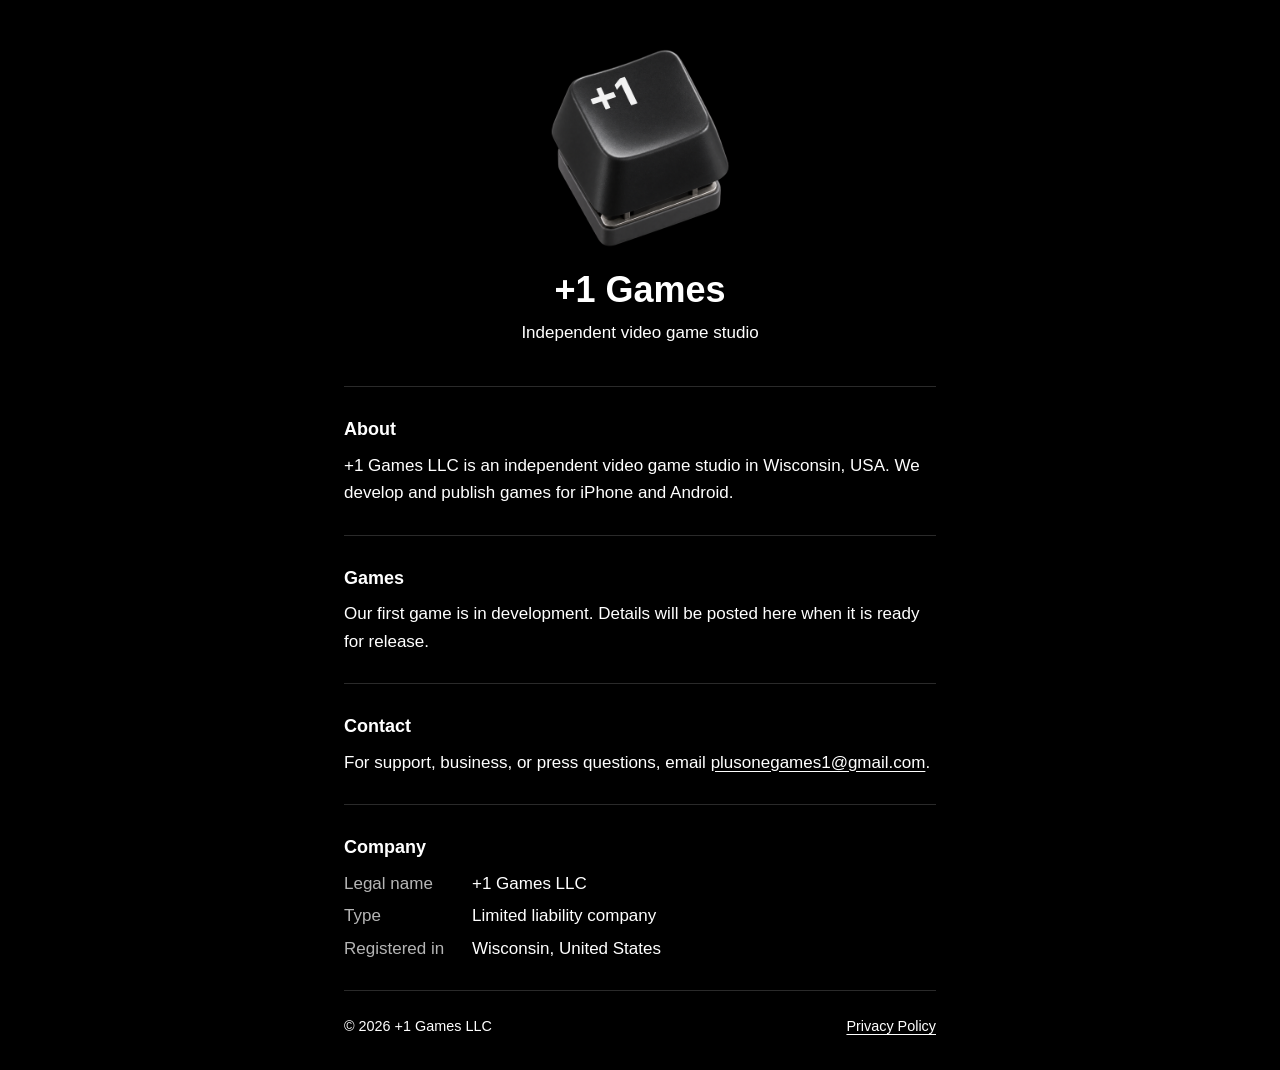
<file: index.html>
<!DOCTYPE html>
<html lang="en">
<head>
  <meta charset="utf-8">
  <meta name="viewport" content="width=device-width, initial-scale=1">
  <title>+1 Games</title>
  <meta name="description" content="+1 Games LLC is an independent video game studio in Wisconsin, USA.">
  <meta name="theme-color" content="#000000">
  <link rel="icon" type="image/png" href="favicon.png">
  <link rel="apple-touch-icon" href="apple-touch-icon.png">
  <link rel="stylesheet" href="style.css">
</head>
<body>
  <div class="page">
    <header class="top">
      <img src="img/plus-one-key.png" width="200" height="200" alt="A black keyboard key labeled +1">
      <h1>+1 Games</h1>
      <p>Independent video game studio</p>
    </header>

    <main>
      <section>
        <h2>About</h2>
        <p>+1 Games LLC is an independent video game studio in Wisconsin, USA. We develop and publish games for iPhone and Android.</p>
      </section>

      <section>
        <h2>Games</h2>
        <p>Our first game is in development. Details will be posted here when it is ready for release.</p>
      </section>

      <section>
        <h2>Contact</h2>
        <p>For support, business, or press questions, email <a href="mailto:plusonegames1@gmail.com">plusonegames1@gmail.com</a>.</p>
      </section>

      <section>
        <h2>Company</h2>
        <dl>
          <dt>Legal name</dt>
          <dd>+1 Games LLC</dd>
          <dt>Type</dt>
          <dd>Limited liability company</dd>
          <dt>Registered in</dt>
          <dd>Wisconsin, United States</dd>
        </dl>
      </section>
    </main>

    <footer>
      <span>&copy; 2026 +1 Games LLC</span>
      <a href="privacy.html">Privacy Policy</a>
    </footer>
  </div>
</body>
</html>
</file>
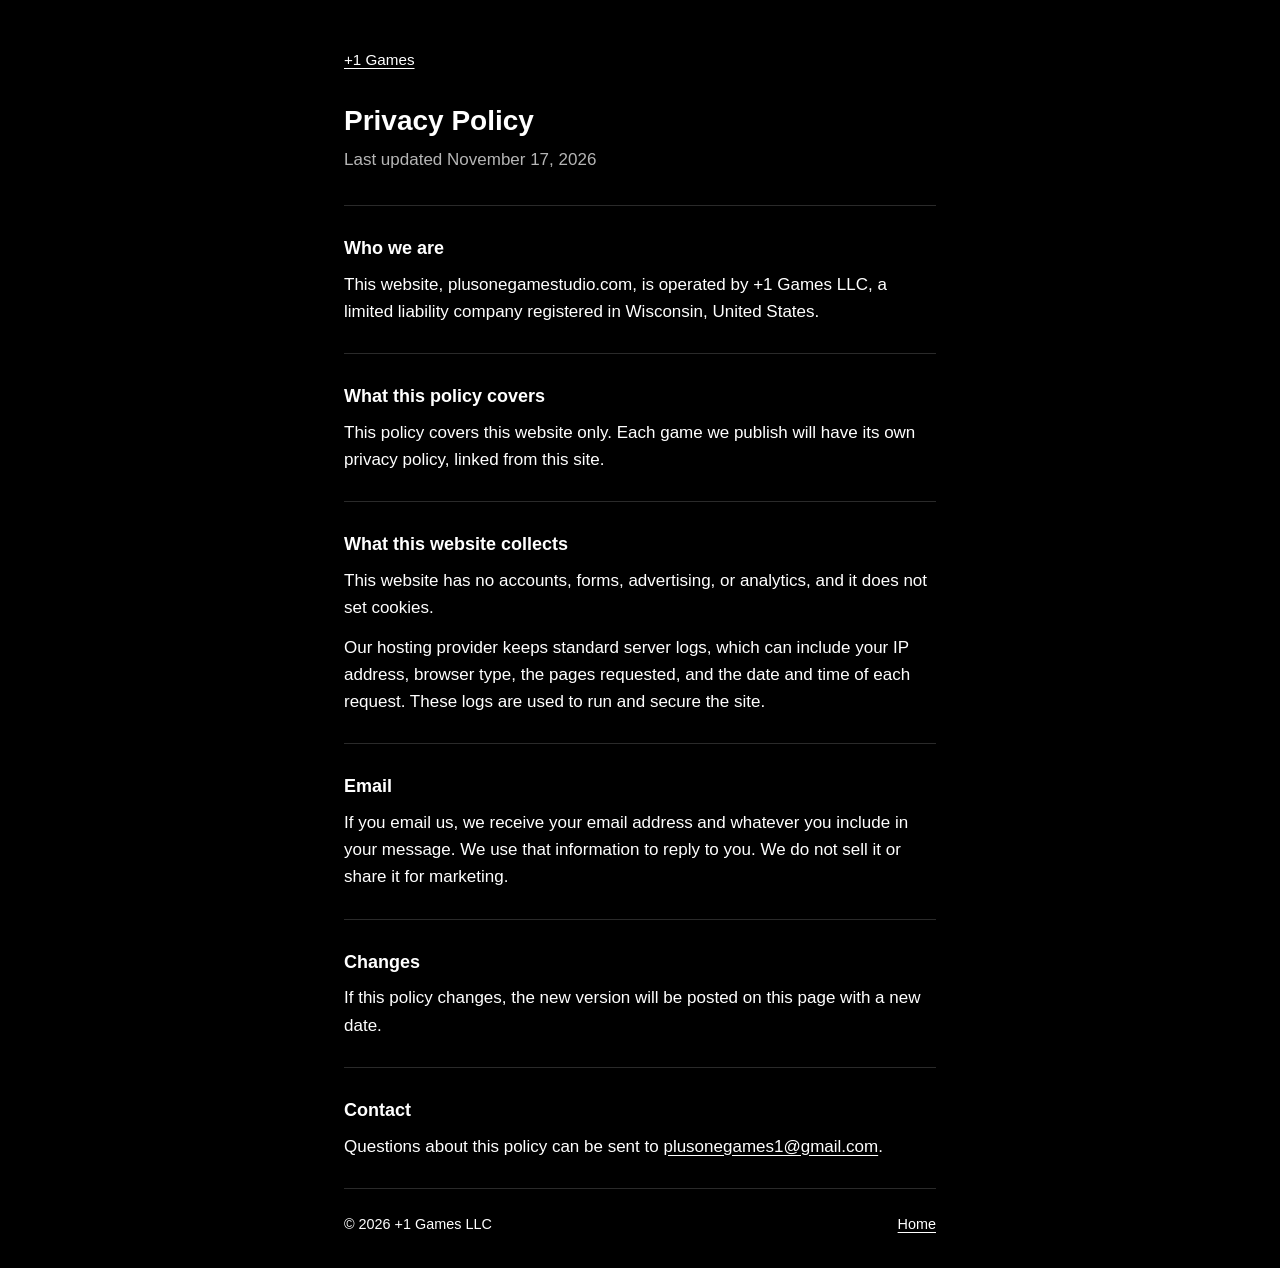
<file: privacy.html>
<!DOCTYPE html>
<html lang="en">
<head>
  <meta charset="utf-8">
  <meta name="viewport" content="width=device-width, initial-scale=1">
  <title>Privacy Policy | +1 Games</title>
  <meta name="description" content="Privacy policy for the +1 Games LLC website.">
  <meta name="theme-color" content="#000000">
  <link rel="icon" type="image/png" href="favicon.png">
  <link rel="apple-touch-icon" href="apple-touch-icon.png">
  <link rel="stylesheet" href="style.css">
</head>
<body>
  <div class="page policy">
    <p class="back"><a href="index.html">+1 Games</a></p>

    <main>
      <h1>Privacy Policy</h1>
      <p class="updated">Last updated November 17, 2026</p>

      <section>
        <h2>Who we are</h2>
        <p>This website, plusonegamestudio.com, is operated by +1 Games LLC, a limited liability company registered in Wisconsin, United States.</p>
      </section>

      <section>
        <h2>What this policy covers</h2>
        <p>This policy covers this website only. Each game we publish will have its own privacy policy, linked from this site.</p>
      </section>

      <section>
        <h2>What this website collects</h2>
        <p>This website has no accounts, forms, advertising, or analytics, and it does not set cookies.</p>
        <p>Our hosting provider keeps standard server logs, which can include your IP address, browser type, the pages requested, and the date and time of each request. These logs are used to run and secure the site.</p>
      </section>

      <section>
        <h2>Email</h2>
        <p>If you email us, we receive your email address and whatever you include in your message. We use that information to reply to you. We do not sell it or share it for marketing.</p>
      </section>

      <section>
        <h2>Changes</h2>
        <p>If this policy changes, the new version will be posted on this page with a new date.</p>
      </section>

      <section>
        <h2>Contact</h2>
        <p>Questions about this policy can be sent to <a href="mailto:plusonegames1@gmail.com">plusonegames1@gmail.com</a>.</p>
      </section>
    </main>

    <footer>
      <span>&copy; 2026 +1 Games LLC</span>
      <a href="index.html">Home</a>
    </footer>
  </div>
</body>
</html>
</file>
<file: style.css>
:root {
  color-scheme: dark;
}

* {
  box-sizing: border-box;
}

html {
  background: #000;
}

body {
  margin: 0;
  background: #000;
  color: #fff;
  font-family: -apple-system, BlinkMacSystemFont, "Segoe UI", Roboto, Helvetica, Arial, sans-serif;
  font-size: 17px;
  line-height: 1.6;
}

a {
  color: #fff;
  text-underline-offset: 3px;
}

a:hover {
  text-decoration-thickness: 2px;
}

a:focus-visible {
  outline: 2px solid #fff;
  outline-offset: 3px;
}

.page {
  max-width: 40rem;
  margin: 0 auto;
  padding: 3rem 1.5rem 2rem;
}

.top {
  text-align: center;
  padding-bottom: 2.5rem;
}

.top img {
  display: block;
  width: 200px;
  height: 200px;
  margin: 0 auto 1.25rem;
}

h1 {
  margin: 0;
  font-size: 2.25rem;
  line-height: 1.2;
  font-weight: 700;
}

.top p {
  margin: 0.5rem 0 0;
}

section {
  border-top: 1px solid #2a2a2a;
  padding: 1.75rem 0;
}

h2 {
  margin: 0 0 0.5rem;
  font-size: 1.125rem;
  font-weight: 700;
}

p {
  margin: 0 0 0.75rem;
}

p:last-child {
  margin-bottom: 0;
}

dl {
  margin: 0;
  display: grid;
  grid-template-columns: 8rem 1fr;
  row-gap: 0.35rem;
}

dt {
  color: #b5b5b5;
}

dd {
  margin: 0;
}

footer {
  border-top: 1px solid #2a2a2a;
  padding-top: 1.5rem;
  font-size: 0.9rem;
  display: flex;
  justify-content: space-between;
  gap: 1rem;
  flex-wrap: wrap;
}

.back {
  margin: 0 0 2rem;
  font-size: 0.95rem;
}

.policy h1 {
  font-size: 1.75rem;
  margin-bottom: 0.5rem;
}

.policy .updated {
  color: #b5b5b5;
  margin-bottom: 2rem;
}

.policy ul {
  margin: 0 0 0.75rem;
  padding-left: 1.25rem;
}

@media (max-width: 480px) {
  .page {
    padding-top: 2rem;
  }

  .top img {
    width: 160px;
    height: 160px;
  }

  h1 {
    font-size: 1.9rem;
  }

  dl {
    grid-template-columns: 1fr;
    row-gap: 0;
  }

  dd {
    margin-bottom: 0.6rem;
  }
}
</file>
